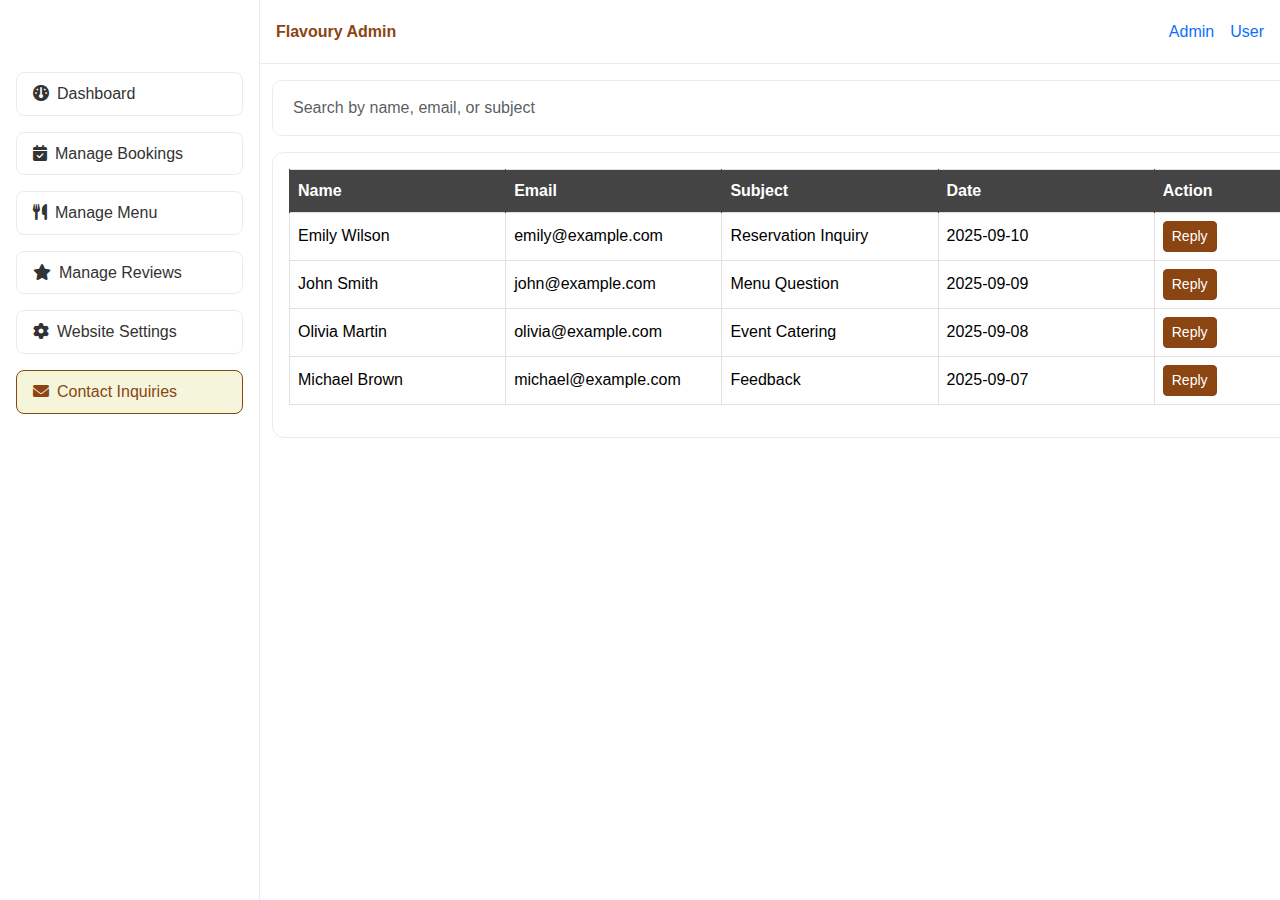
<file: admin/contact-inquiries.html>
<!DOCTYPE html>
<html lang="en">

<head>
    <meta charset="UTF-8">
    <meta name="viewport" content="width=device-width, initial-scale=1.0">
    <title>Contact Inquiries - Flavoury Admin</title>
    <link href="https://cdn.jsdelivr.net/npm/bootstrap@5.3.0/dist/css/bootstrap.min.css" rel="stylesheet">
    <link href="https://cdnjs.cloudflare.com/ajax/libs/font-awesome/6.0.0/css/all.min.css" rel="stylesheet">
    <link href="../css/style.css" rel="stylesheet">
    <link rel="stylesheet" href="css/style.css">
</head>

<body>
    <div class="admin-layout">
        <nav class="topbar">
            <button class="btn btn-outline-secondary me-3 d-lg-none" type="button" data-bs-toggle="collapse"
                data-bs-target="#sidebar" aria-controls="sidebar" aria-expanded="false" aria-label="Toggle sidebar"><i
                    class="fa-solid fa-bars"></i></button>
            <span class="fw-bold text-primary">Flavoury Admin</span>
            <div class="ms-auto d-flex align-items-center gap-3">
                <a class="text-decoration-none" href="#">Admin</a>
                <a class="text-decoration-none" href="../auth.html">User</a>
            </div>
        </nav>
        <aside class="sidebar collapse d-lg-block" id="sidebar">
            <ul class="nav flex-column">
                <li class="nav-item"><a class="nav-link" href="dashboard.html"><i
                            class="fa-solid fa-gauge me-2"></i>Dashboard</a></li>
                <li class="nav-item"><a class="nav-link" href="manage-bookings.html"><i
                            class="fa-solid fa-calendar-check me-2"></i>Manage Bookings</a></li>
                <li class="nav-item"><a class="nav-link" href="manage-menu.html"><i
                            class="fa-solid fa-utensils me-2"></i>Manage Menu</a></li>
                <li class="nav-item"><a class="nav-link" href="manage-reviews.html"><i
                            class="fa-solid fa-star me-2"></i>Manage Reviews</a></li>
                <li class="nav-item"><a class="nav-link" href="website-settings.html"><i
                            class="fa-solid fa-gear me-2"></i>Website Settings</a></li>
                <li class="nav-item"><a class="nav-link active" href="contact-inquiries.html"><i
                            class="fa-solid fa-envelope me-2"></i>Contact Inquiries</a></li>
            </ul>
        </aside>

        <main class="content container">
            <!-- Search -->
            <div class="row mb-3">
                <div class="col-12">
                    <div class="input-group search-box p-2">
                        <input type="text" class="form-control border-0"
                            placeholder="Search by name, email, or subject">
                        <button class="btn btn-outline-secondary"><i class="fa-solid fa-magnifying-glass"></i></button>
                    </div>
                </div>
            </div>

            <!-- Inquiries Table -->
            <div class="section-card">
                <div class="table-responsive">
                    <table class="table table-bordered align-middle">
                        <thead>
                            <tr>
                                <th>Name</th>
                                <th class="d-none d-lg-table-cell">Email</th>
                                <th>Subject</th>
                                <th class="d-none d-md-table-cell">Date</th>
                                <th>Action</th>
                            </tr>
                        </thead>
                        <tbody>
                            <tr>
                                <td>Emily Wilson</td>
                                <td class="d-none d-lg-table-cell">emily@example.com</td>
                                <td>Reservation Inquiry</td>
                                <td class="d-none d-md-table-cell">2025-09-10</td>
                                <td><button class="btn btn-sm btn-primary" data-bs-toggle="modal"
                                        data-bs-target="#replyModal">Reply</button></td>
                            </tr>
                            <tr>
                                <td>John Smith</td>
                                <td class="d-none d-lg-table-cell">john@example.com</td>
                                <td>Menu Question</td>
                                <td class="d-none d-md-table-cell">2025-09-09</td>
                                <td><button class="btn btn-sm btn-primary" data-bs-toggle="modal"
                                        data-bs-target="#replyModal">Reply</button></td>
                            </tr>
                            <tr>
                                <td>Olivia Martin</td>
                                <td class="d-none d-lg-table-cell">olivia@example.com</td>
                                <td>Event Catering</td>
                                <td class="d-none d-md-table-cell">2025-09-08</td>
                                <td><button class="btn btn-sm btn-primary" data-bs-toggle="modal"
                                        data-bs-target="#replyModal">Reply</button></td>
                            </tr>
                            <tr>
                                <td>Michael Brown</td>
                                <td class="d-none d-lg-table-cell">michael@example.com</td>
                                <td>Feedback</td>
                                <td class="d-none d-md-table-cell">2025-09-07</td>
                                <td><button class="btn btn-sm btn-primary" data-bs-toggle="modal"
                                        data-bs-target="#replyModal">Reply</button></td>
                            </tr>
                        </tbody>
                    </table>
                </div>
            </div>
        </main>
    </div>

    <!-- Reply Modal -->
    <div class="modal fade" id="replyModal" tabindex="-1" aria-hidden="true">
        <div class="modal-dialog modal-dialog-centered">
            <div class="modal-content">
                <div class="modal-header">
                    <h5 class="modal-title">Reply to Inquiry</h5>
                    <button type="button" class="btn-close" data-bs-dismiss="modal" aria-label="Close"></button>
                </div>

                <div class="modal-body">
                    <form id="replyForm" onsubmit="return validateReply(event)">
                        <div class="mb-3">
                            <label class="form-label fw-bold">To</label>
                            <input type="text" class="form-control" id="replyTo" placeholder="customer@example.com">
                            <span class="text-danger fw-bold" id="replyToErr"></span>
                        </div>

                        <div class="mb-3">
                            <label class="form-label fw-bold">Subject</label>
                            <input type="text" class="form-control" id="replySubject" placeholder="Re: Your inquiry">
                            <span class="text-danger fw-bold" id="replySubjectErr"></span>
                        </div>

                        <div class="mb-3">
                            <label class="form-label fw-bold">Message</label>
                            <textarea class="form-control" id="replyMessage" rows="5"
                                placeholder="Write your reply..."></textarea>
                            <span class="text-danger fw-bold" id="replyMessageErr"></span>
                        </div>
                    </form>
                </div>

                <div class="modal-footer">
                    <button type="button" class="btn btn-secondary" data-bs-dismiss="modal">Close</button>
                    <!-- IMPORTANT: use type="submit" so form onsubmit fires -->
                    <button type="submit" class="btn btn-primary" form="replyForm">Send Reply</button>
                </div>
            </div>
        </div>
    </div>

    <script src="js/replyform.js"></script>
    <script src="https://cdn.jsdelivr.net/npm/bootstrap@5.3.0/dist/js/bootstrap.bundle.min.js"></script>
</body>

</html>
</file>
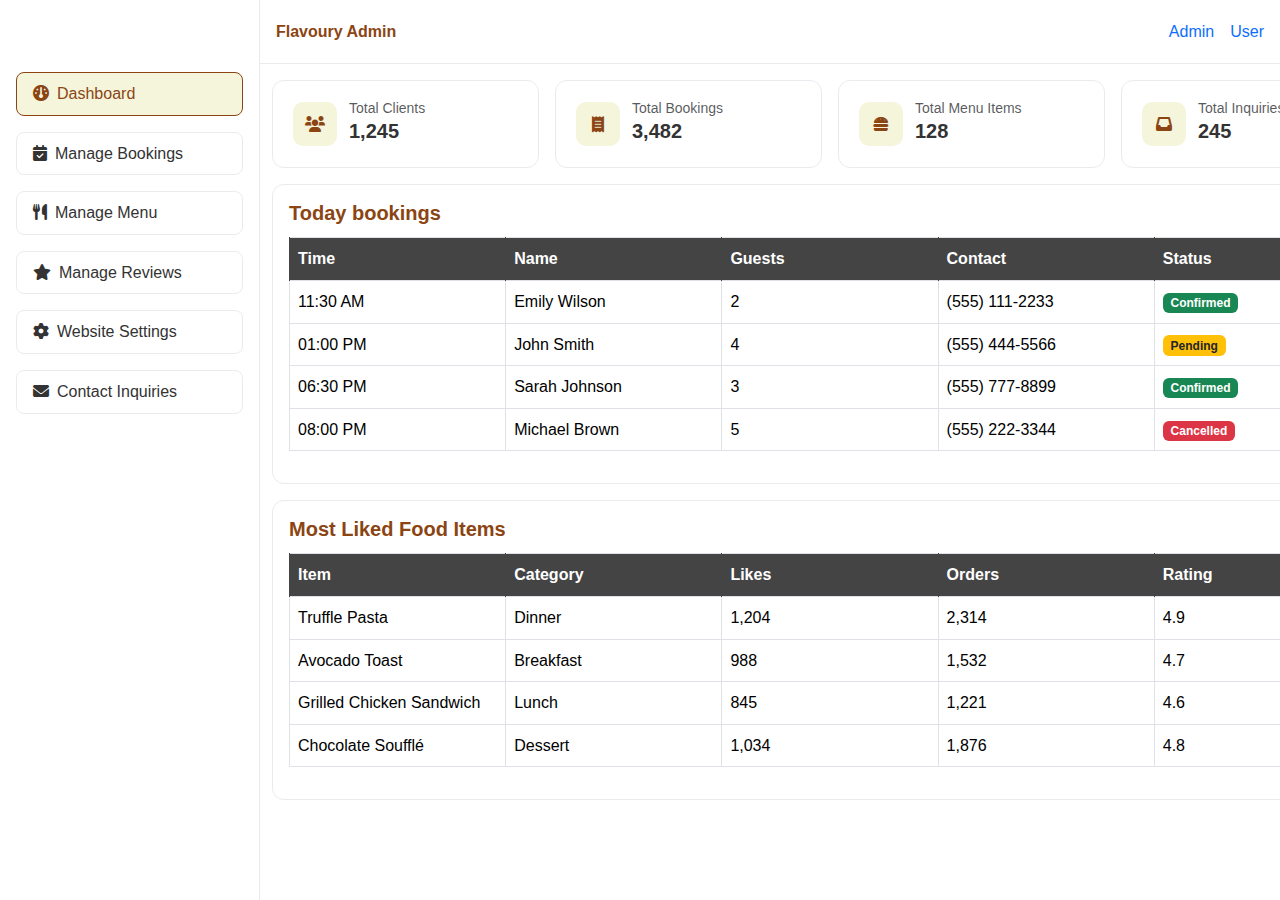
<file: admin/dashboard.html>
<!DOCTYPE html>
<html lang="en">

<head>
  <meta charset="UTF-8">
  <meta name="viewport" content="width=device-width, initial-scale=1.0">
  <title>Admin Dashboard - Flavoury</title>
  <link href="https://cdn.jsdelivr.net/npm/bootstrap@5.3.0/dist/css/bootstrap.min.css" rel="stylesheet">
  <link href="https://cdnjs.cloudflare.com/ajax/libs/font-awesome/6.0.0/css/all.min.css" rel="stylesheet">
  <link href="../css/style.css" rel="stylesheet">
  <link rel="stylesheet" href="css/style.css">
</head>

<body>
  <div class="admin-layout">
    <nav class="topbar"> <button class="btn btn-outline-secondary me-3 d-lg-none" type="button"
        data-bs-toggle="collapse" data-bs-target="#sidebar" aria-controls="sidebar" aria-expanded="false"
        aria-label="Toggle sidebar"><i class="fa-solid fa-bars"></i></button> <span
        class="fw-bold text-primary">Flavoury Admin</span>
      <div class="ms-auto d-flex align-items-center gap-3"> <a class="text-decoration-none" href="#">Admin</a> <a
          class="text-decoration-none" href="../auth.html">User</a> </div>
    </nav>
    <aside class="sidebar collapse d-lg-block" id="sidebar">
      <ul class="nav flex-column">
        <li class="nav-item"><a class="nav-link active" href=""><i class="fa-solid fa-gauge me-2"></i>Dashboard</a></li>
        <li class="nav-item"><a class="nav-link" href="manage-bookings.html""><i class=" fa-solid fa-calendar-check
            me-2"></i>Manage Bookings</a></li>
        <li class="nav-item"><a class="nav-link" href="manage-menu.html""><i class=" fa-solid fa-utensils
            me-2"></i>Manage Menu</a></li>
        <li class="nav-item"><a class="nav-link" href="manage-reviews.html""><i class=" fa-solid fa-star
            me-2"></i>Manage Reviews</a></li>
        <li class="nav-item"><a class="nav-link" href="website-settings.html""><i class=" fa-solid fa-gear
            me-2"></i>Website Settings</a></li>
        <li class="nav-item"><a class="nav-link" href="contact-inquiries.html""><i class=" fa-solid fa-envelope
            me-2"></i>Contact Inquiries</a></li>
      </ul>
    </aside>
    <main class="content container">
      <div class="row g-3 mb-3">
        <div class="col-md-3 col-sm-6">
          <div class="stat-card">
            <div class="icon"><i class="fa-solid fa-users"></i></div>
            <div>
              <div class="small text-muted">Total Clients</div>
              <div class="h5 fw-bold">1,245</div>
            </div>
          </div>
        </div>
        <div class="col-md-3 col-sm-6">
          <div class="stat-card">
            <div class="icon"><i class="fa-solid fa-receipt"></i></div>
            <div>
              <div class="small text-muted">Total Bookings</div>
              <div class="h5 fw-bold">3,482</div>
            </div>
          </div>
        </div>
        <div class="col-md-3 col-sm-6">
          <div class="stat-card">
            <div class="icon"><i class="fa-solid fa-burger"></i></div>
            <div>
              <div class="small text-muted">Total Menu Items</div>
              <div class="h5 fw-bold">128</div>
            </div>
          </div>
        </div>
        <div class="col-md-3 col-sm-6">
          <div class="stat-card">
            <div class="icon"><i class="fa-solid fa-inbox"></i></div>
            <div>
              <div class="small text-muted">Total Inquiries</div>
              <div class="h5 fw-bold">245</div>
            </div>
          </div>
        </div>
      </div>
      <div class="section-card mb-3">
        <h5 class="section-title">Today bookings</h5>
        <div class="table-responsive">
          <table class="table table-bordered align-middle">
            <thead>
              <tr>
                <th>Time</th>
                <th>Name</th>
                <th>Guests</th>
                <th>Contact</th>
                <th>Status</th>
              </tr>
            </thead>
            <tbody>
              <tr>
                <td>11:30 AM</td>
                <td>Emily Wilson</td>
                <td>2</td>
                <td>(555) 111-2233</td>
                <td><span class="badge bg-success">Confirmed</span></td>
              </tr>
              <tr>
                <td>01:00 PM</td>
                <td>John Smith</td>
                <td>4</td>
                <td>(555) 444-5566</td>
                <td><span class="badge bg-warning text-dark">Pending</span></td>
              </tr>
              <tr>
                <td>06:30 PM</td>
                <td>Sarah Johnson</td>
                <td>3</td>
                <td>(555) 777-8899</td>
                <td><span class="badge bg-success">Confirmed</span></td>
              </tr>
              <tr>
                <td>08:00 PM</td>
                <td>Michael Brown</td>
                <td>5</td>
                <td>(555) 222-3344</td>
                <td><span class="badge bg-danger">Cancelled</span></td>
              </tr>
            </tbody>
          </table>
        </div>
      </div>
      <div class="section-card">
        <h5 class="section-title">Most Liked Food Items</h5>
        <div class="table-responsive">
          <table class="table table-bordered align-middle">
            <thead>
              <tr>
                <th>Item</th>
                <th>Category</th>
                <th>Likes</th>
                <th>Orders</th>
                <th>Rating</th>
              </tr>
            </thead>
            <tbody>
              <tr>
                <td>Truffle Pasta</td>
                <td>Dinner</td>
                <td>1,204</td>
                <td>2,314</td>
                <td>4.9</td>
              </tr>
              <tr>
                <td>Avocado Toast</td>
                <td>Breakfast</td>
                <td>988</td>
                <td>1,532</td>
                <td>4.7</td>
              </tr>
              <tr>
                <td>Grilled Chicken Sandwich</td>
                <td>Lunch</td>
                <td>845</td>
                <td>1,221</td>
                <td>4.6</td>
              </tr>
              <tr>
                <td>Chocolate Soufflé</td>
                <td>Dessert</td>
                <td>1,034</td>
                <td>1,876</td>
                <td>4.8</td>
              </tr>
            </tbody>
          </table>
        </div>
      </div>
    </main>
  </div>
  <script src="https://cdn.jsdelivr.net/npm/bootstrap@5.3.0/dist/js/bootstrap.bundle.min.js"></script>
</body>

</html>
</file>
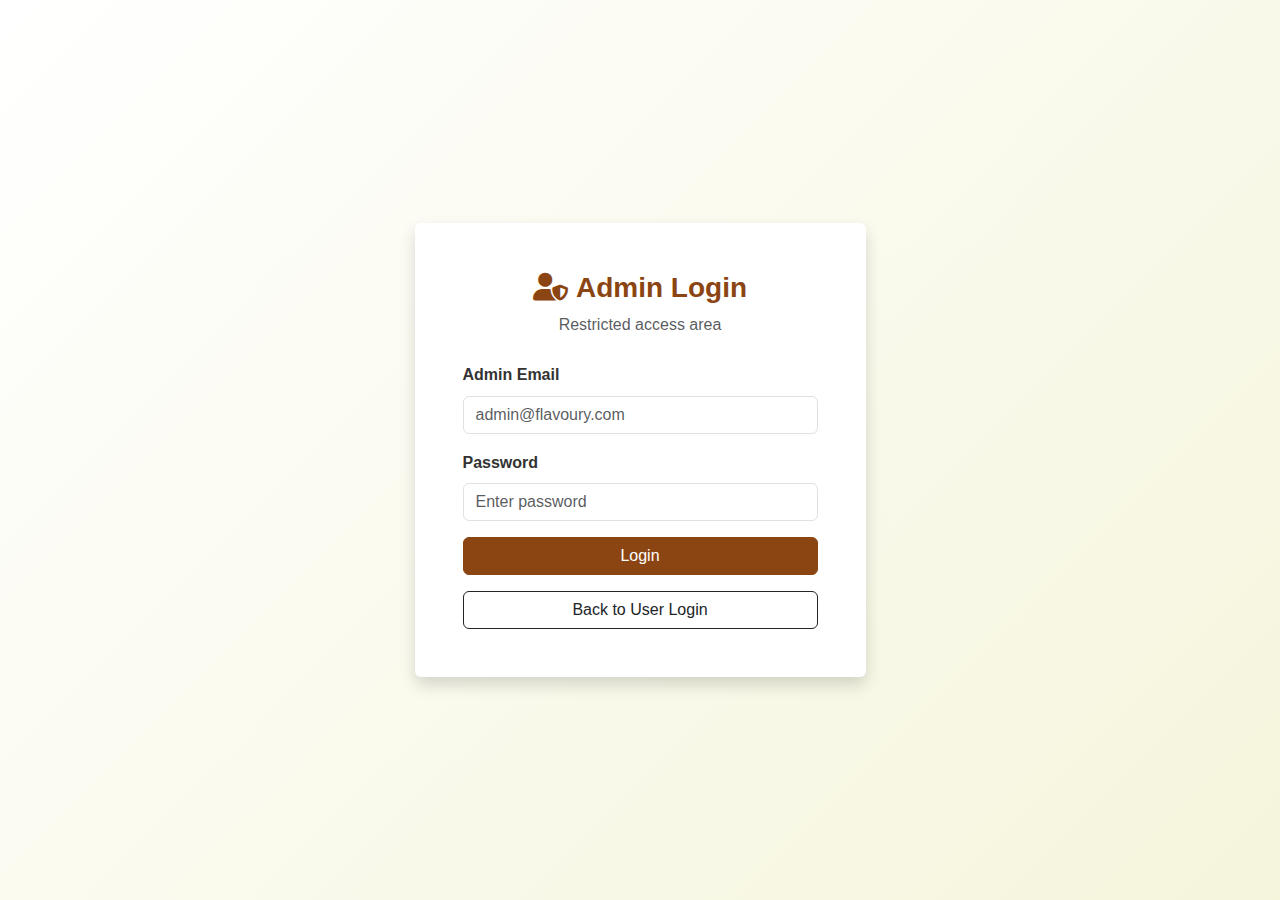
<file: admin/login.html>
<!DOCTYPE html>
<html lang="en">

<head>
    <meta charset="UTF-8">
    <meta name="viewport" content="width=device-width, initial-scale=1.0">
    <title>Admin Login - Flavoury</title>
    <link href="https://cdn.jsdelivr.net/npm/bootstrap@5.3.0/dist/css/bootstrap.min.css" rel="stylesheet">
    <link href="https://cdnjs.cloudflare.com/ajax/libs/font-awesome/6.0.0/css/all.min.css" rel="stylesheet">
    <link href="../css/style.css" rel="stylesheet">
</head>

<body>
    <section class="min-vh-100 d-flex align-items-center justify-content-center"
        style="background: linear-gradient(135deg, #fff 0%, var(--light-color) 100%);">
        <div class="container">
            <div class="row justify-content-center">
                <div class="col-md-6 col-lg-5">
                    <div class="auth-card bg-white p-4 p-md-5 rounded shadow">
                        <div class="text-center mb-4">
                            <h1 class="h3 fw-bold text-primary mb-2"><i class="fa-solid fa-user-shield me-2"></i>Admin
                                Login</h1>
                            <p class="text-muted">Restricted access area</p>
                        </div>
                        <form class="auth-form" id="adminForm" action="dashboard.html"
                            onsubmit="return validateAdmin()">
                            <div class="mb-3">
                                <label class="form-label fw-bold" for="adminEmail">Admin Email</label>
                                <input type="text" class="form-control" id="adminEmail"
                                    placeholder="admin@flavoury.com">
                                <span class="text-danger fw-bold" id="adminEmailErr"></span>
                            </div>

                            <div class="mb-3">
                                <label class="form-label fw-bold" for="adminPassword">Password</label>
                                <input type="password" class="form-control" id="adminPassword"
                                    placeholder="Enter password">
                                <span class="text-danger fw-bold" id="adminPassErr"></span>
                            </div>

                            <button type="submit" class="btn btn-primary w-100">Login</button>
                            <a href="../auth.html" class="btn btn-outline-dark w-100 mt-3">Back to User Login</a>
                        </form>
                    </div>
                </div>
            </div>
        </div>
    </section>

    <script src="js/login.js"></script>
    <script src="https://cdn.jsdelivr.net/npm/bootstrap@5.3.0/dist/js/bootstrap.bundle.min.js"></script>
</body>

</html>
</file>
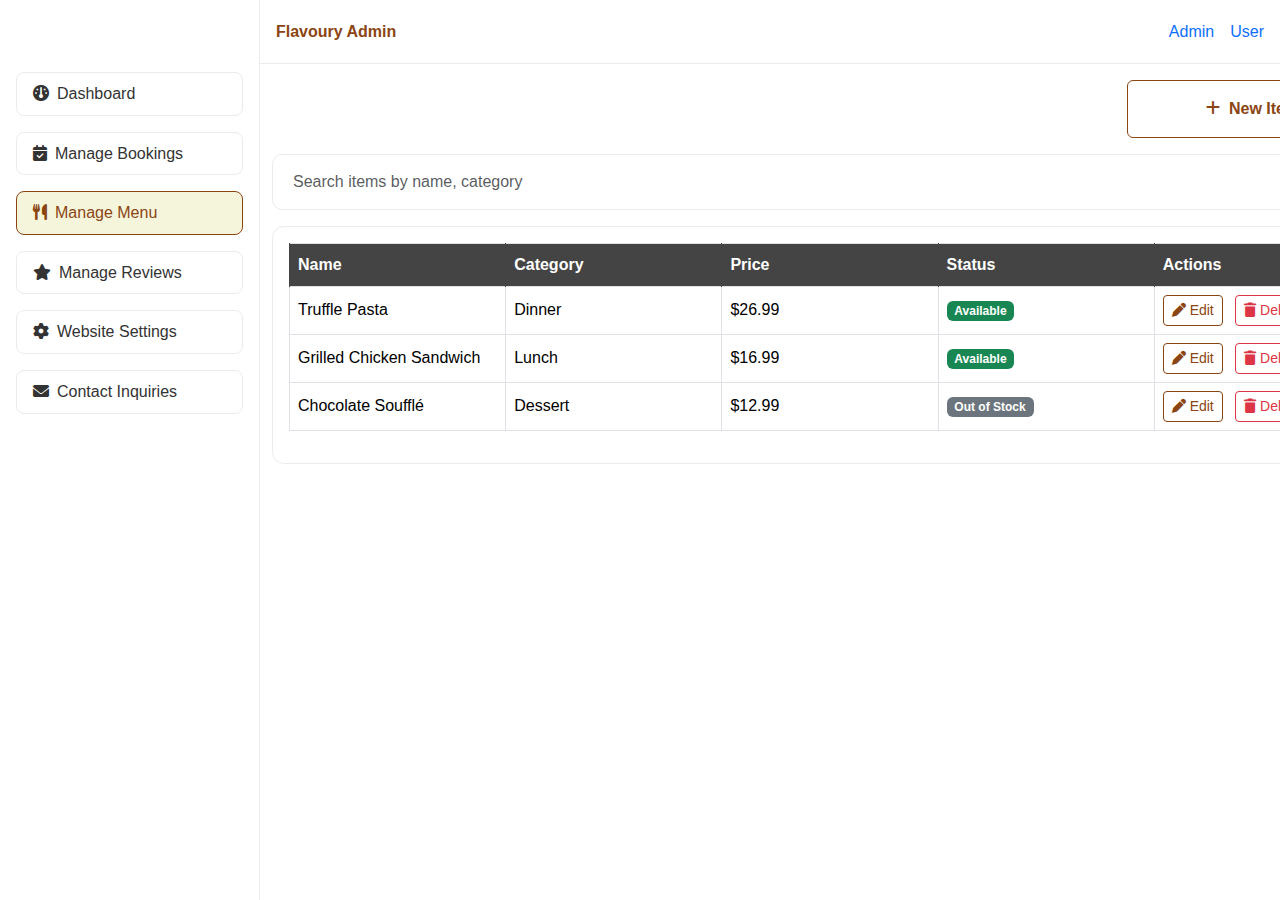
<file: admin/manage-menu.html>
<!DOCTYPE html>
<html lang="en">

<head>
    <meta charset="UTF-8">
    <meta name="viewport" content="width=device-width, initial-scale=1.0">
    <title>Manage Menu - Flavoury Admin</title>
    <link href="https://cdn.jsdelivr.net/npm/bootstrap@5.3.0/dist/css/bootstrap.min.css" rel="stylesheet">
    <link href="https://cdnjs.cloudflare.com/ajax/libs/font-awesome/6.0.0/css/all.min.css" rel="stylesheet">
    <link href="../css/style.css" rel="stylesheet">
    <link rel="stylesheet" href="css/style.css">
</head>

<body>
    <div class="admin-layout">
        <nav class="topbar">
            <button class="btn btn-outline-secondary me-3 d-lg-none" type="button" data-bs-toggle="collapse"
                data-bs-target="#sidebar" aria-controls="sidebar" aria-expanded="false" aria-label="Toggle sidebar"><i
                    class="fa-solid fa-bars"></i></button>
            <span class="fw-bold text-primary">Flavoury Admin</span>
            <div class="ms-auto d-flex align-items-center gap-3">
                <a class="text-decoration-none" href="#">Admin</a>
                <a class="text-decoration-none" href="../auth.html">User</a>
            </div>
        </nav>
        <aside class="sidebar collapse d-lg-block" id="sidebar">
            <ul class="nav flex-column">
                <li class="nav-item"><a class="nav-link" href="dashboard.html"><i
                            class="fa-solid fa-gauge me-2"></i>Dashboard</a></li>
                <li class="nav-item"><a class="nav-link" href="manage-bookings.html"><i
                            class="fa-solid fa-calendar-check me-2"></i>Manage Bookings</a></li>
                <li class="nav-item"><a class="nav-link active" href="manage-menu.html"><i
                            class="fa-solid fa-utensils me-2"></i>Manage Menu</a></li>
                <li class="nav-item"><a class="nav-link" href="manage-reviews.html"><i
                            class="fa-solid fa-star me-2"></i>Manage Reviews</a></li>
                <li class="nav-item"><a class="nav-link" href="website-settings.html"><i
                            class="fa-solid fa-gear me-2"></i>Website Settings</a></li>
                <li class="nav-item"><a class="nav-link" href="contact-inquiries.html"><i
                            class="fa-solid fa-envelope me-2"></i>Contact Inquiries</a></li>
            </ul>
        </aside>

        <main class="content container page-container">
            <div class="row mb-3">
                <div class="col-md-3 d-flex justify-content-end ms-auto">
                    <button class="btn btn-outline-primary w-100 py-3 fw-semibold" data-bs-toggle="modal"
                        data-bs-target="#addItemModal">
                        <i class="fa-solid fa-plus me-2"></i>New Item !
                    </button>
                </div>
            </div>

            <div class="row mb-3">
                <div class="col-12">
                    <div class="input-group search-box p-2">
                        <input type="text" class="form-control border-0" placeholder="Search items by name, category">
                        <button class="btn btn-outline-secondary"><i class="fa-solid fa-magnifying-glass"></i></button>
                    </div>
                </div>
            </div>

            <div class="section-card">
                <div class="table-responsive">
                    <table class="table table-bordered align-middle">
                        <thead>
                            <tr>
                                <th>Name</th>
                                <th class="d-none d-md-table-cell">Category</th>
                                <th>Price</th>
                                <th class="d-none d-lg-table-cell">Status</th>
                                <th>Actions</th>
                            </tr>
                        </thead>
                        <tbody>
                            <tr>
                                <td>Truffle Pasta</td>
                                <td class="d-none d-md-table-cell">Dinner</td>
                                <td>$26.99</td>
                                <td class="d-none d-lg-table-cell"><span class="badge bg-success">Available</span></td>
                                <td>
                                    <button class="btn btn-sm btn-outline-primary me-2" data-bs-toggle="modal"
                                        data-bs-target="#editItemModal"><i class="fa-solid fa-pen"></i> Edit</button>
                                    <button class="btn btn-sm btn-outline-danger" data-bs-toggle="modal"
                                        data-bs-target="#deleteItemModal"><i class="fa-solid fa-trash"></i>
                                        Delete</button>
                                </td>
                            </tr>
                            <tr>
                                <td>Grilled Chicken Sandwich</td>
                                <td class="d-none d-md-table-cell">Lunch</td>
                                <td>$16.99</td>
                                <td class="d-none d-lg-table-cell"><span class="badge bg-success">Available</span></td>
                                <td>
                                    <button class="btn btn-sm btn-outline-primary me-2" data-bs-toggle="modal"
                                        data-bs-target="#editItemModal"><i class="fa-solid fa-pen"></i> Edit</button>
                                    <button class="btn btn-sm btn-outline-danger" data-bs-toggle="modal"
                                        data-bs-target="#deleteItemModal"><i class="fa-solid fa-trash"></i>
                                        Delete</button>
                                </td>
                            </tr>
                            <tr>
                                <td>Chocolate Soufflé</td>
                                <td class="d-none d-md-table-cell">Dessert</td>
                                <td>$12.99</td>
                                <td class="d-none d-lg-table-cell"><span class="badge bg-secondary">Out of Stock</span>
                                </td>
                                <td>
                                    <button class="btn btn-sm btn-outline-primary me-2" data-bs-toggle="modal"
                                        data-bs-target="#editItemModal"><i class="fa-solid fa-pen"></i> Edit</button>
                                    <button class="btn btn-sm btn-outline-danger" data-bs-toggle="modal"
                                        data-bs-target="#deleteItemModal"><i class="fa-solid fa-trash"></i>
                                        Delete</button>
                                </td>
                            </tr>
                        </tbody>
                    </table>
                </div>
            </div>
        </main>
    </div>

    <!-- Add Item Modal -->
    <div class="modal fade" id="addItemModal" tabindex="-1" aria-hidden="true">
        <div class="modal-dialog modal-lg modal-dialog-centered">
            <div class="modal-content">
                <div class="modal-header">
                    <h5 class="modal-title">Add New Menu Item</h5>
                    <button type="button" class="btn-close" data-bs-dismiss="modal" aria-label="Close"></button>
                </div>

                <div class="modal-body">
                    <form id="addItemForm" onsubmit="return validateModalItem()">
                        <div class="row g-3">
                            <div class="col-md-6">
                                <label class="form-label fw-bold">Item Name</label>
                                <input type="text" class="form-control" id="modalItemName"
                                    placeholder="e.g., Truffle Pasta">
                                <span class="text-danger fw-bold" id="modalItemNameErr"></span>
                            </div>

                            <div class="col-md-6">
                                <label class="form-label fw-bold">Category</label>
                                <select class="form-select" id="modalCategory">
                                    <option value="">Select category</option>
                                    <option>Breakfast</option>
                                    <option>Lunch</option>
                                    <option>Dinner</option>
                                    <option>Dessert</option>
                                </select>
                                <span class="text-danger fw-bold" id="modalCategoryErr"></span>
                            </div>

                            <div class="col-md-4">
                                <label class="form-label fw-bold">Price</label>
                                <input type="number" step="0.01" class="form-control" id="modalPrice"
                                    placeholder="0.00">
                                <span class="text-danger fw-bold" id="modalPriceErr"></span>
                            </div>

                            <div class="col-md-4">
                                <label class="form-label fw-bold">Status</label>
                                <select class="form-select" id="modalStatus">
                                    <option value="">Select status</option>
                                    <option>Available</option>
                                    <option>Out of Stock</option>
                                </select>
                                <span class="text-danger fw-bold" id="modalStatusErr"></span>
                            </div>

                            <div class="col-md-4">
                                <label class="form-label fw-bold">Image URL</label>
                                <input type="text" class="form-control" id="modalImage" placeholder="https://...">
                                <span class="text-danger fw-bold" id="modalImageErr"></span>
                            </div>

                            <div class="col-12">
                                <label class="form-label fw-bold">Description</label>
                                <textarea class="form-control" id="modalDesc" rows="3"
                                    placeholder="Short description..."></textarea>
                                <span class="text-danger fw-bold" id="modalDescErr"></span>
                            </div>
                        </div>

                        <div class="modal-footer mt-3">
                            <button type="button" class="btn btn-secondary" data-bs-dismiss="modal">Cancel</button>
                            <button type="submit" class="btn btn-primary">Save Item</button>
                        </div>
                    </form>
                </div>
            </div>
        </div>
    </div>


    <!-- Edit Item Modal -->
    <div class="modal fade" id="editItemModal" tabindex="-1" aria-hidden="true">
        <div class="modal-dialog modal-lg modal-dialog-centered">
            <div class="modal-content">
                <div class="modal-header">
                    <h5 class="modal-title">Edit Menu Item</h5>
                    <button type="button" class="btn-close" data-bs-dismiss="modal" aria-label="Close"></button>
                </div>
                <div class="modal-body">
                    <form>
                        <div class="row g-3">
                            <div class="col-md-6">
                                <label class="form-label fw-bold">Item Name</label>
                                <input type="text" class="form-control" value="Truffle Pasta">
                            </div>
                            <div class="col-md-6">
                                <label class="form-label fw-bold">Category</label>
                                <select class="form-select">
                                    <option>Dinner</option>
                                    <option>Lunch</option>
                                    <option>Breakfast</option>
                                    <option>Dessert</option>
                                </select>
                            </div>
                            <div class="col-md-4">
                                <label class="form-label fw-bold">Price</label>
                                <input type="number" step="0.01" class="form-control" value="26.99">
                            </div>
                            <div class="col-md-4">
                                <label class="form-label fw-bold">Status</label>
                                <select class="form-select">
                                    <option>Available</option>
                                    <option>Out of Stock</option>
                                </select>
                            </div>
                            <div class="col-md-4">
                                <label class="form-label fw-bold">Image URL</label>
                                <input type="url" class="form-control" placeholder="https://...">
                            </div>
                            <div class="col-12">
                                <label class="form-label fw-bold">Description</label>
                                <textarea class="form-control"
                                    rows="3">Handmade pasta with black truffle and parmesan.</textarea>
                            </div>
                        </div>
                    </form>
                </div>
                <div class="modal-footer">
                    <button type="button" class="btn btn-secondary" data-bs-dismiss="modal">Cancel</button>
                    <button type="button" class="btn btn-primary">Save Changes</button>
                </div>
            </div>
        </div>
    </div>

    <!-- Delete Confirm Modal -->
    <div class="modal fade" id="deleteItemModal" tabindex="-1" aria-hidden="true">
        <div class="modal-dialog modal-dialog-centered">
            <div class="modal-content">
                <div class="modal-header">
                    <h5 class="modal-title text-danger"><i class="fa-solid fa-triangle-exclamation me-2"></i>Delete Item
                    </h5>
                    <button type="button" class="btn-close" data-bs-dismiss="modal" aria-label="Close"></button>
                </div>
                <div class="modal-body">
                    Are you sure you want to delete this menu item? This action cannot be undone.
                </div>
                <div class="modal-footer">
                    <button type="button" class="btn btn-secondary" data-bs-dismiss="modal">Cancel</button>
                    <button type="button" class="btn btn-danger">Delete</button>
                </div>
            </div>
        </div>
    </div>

    <script src="js/menu.js"></script>

    <script src="https://cdn.jsdelivr.net/npm/bootstrap@5.3.0/dist/js/bootstrap.bundle.min.js"></script>
</body>

</html>
</file>
<file: css/style.css>
/* Flavoury Website Styles */

:root {
    --primary-color: #8B4513;
    --secondary-color: #D2691E;
    --accent-color: #F4A460;
    --dark-color: #2C1810;
    --light-color: #F5F5DC;
    --text-dark: #333;
    --text-light: #666;
}

/* Global Styles */
body {
    font-family: 'Segoe UI', Tahoma, Geneva, Verdana, sans-serif;
    line-height: 1.6;
    color: var(--text-dark);
}

.bg-primary {
    background-color: var(--primary-color) !important;
}

.text-primary {
    color: var(--primary-color) !important;
}

.btn-primary {
    background-color: var(--primary-color);
    border-color: var(--primary-color);
}

.btn-primary:hover {
    background-color: var(--secondary-color);
    border-color: var(--secondary-color);
}

.btn-outline-primary {
    color: var(--primary-color);
    border-color: var(--primary-color);
}

.btn-outline-primary:hover {
    background-color: var(--primary-color);
    border-color: var(--primary-color);
}

/* Header Styles */
.navbar-brand {
    color: white !important;
    font-size: 2rem;
}

.navbar-nav .nav-link {
    color: white !important;
    font-weight: 500;
    margin: 0 10px;
    transition: color 0.3s ease;
}

.navbar-nav .nav-link:hover,
.navbar-nav .nav-link.active {
    color: var(--accent-color) !important;
}

/* Hero Section */
.hero-section {
    background: linear-gradient(135deg, var(--light-color) 0%, #ffffff 100%);
    min-height: 80vh;
    display: flex;
    align-items: center;
}

.hero-content h1 {
    font-size: 3.5rem;
    margin-bottom: 1.5rem;
}

.hero-image img {
    border-radius: 15px;
    box-shadow: 0 10px 30px rgba(0,0,0,0.1);
}

/* Services Section */
.services-section {
    background-color: var(--light-color);
}

.service-card {
    transition: transform 0.3s ease, box-shadow 0.3s ease;
    border: none;
    height: 100%;
}

.service-card:hover {
    transform: translateY(-5px);
    box-shadow: 0 15px 40px rgba(0,0,0,0.15) !important;
}

.service-icon {
    color: var(--primary-color);
}

/* Taste Section */
.taste-section {
    background: linear-gradient(135deg, #ffffff 0%, var(--light-color) 100%);
}

.taste-image img {
    border-radius: 15px;
    box-shadow: 0 10px 30px rgba(0,0,0,0.1);
}

/* Teams Section */
.teams-section {
    background-color: var(--light-color);
}

.team-member {
    transition: transform 0.3s ease;
}

.team-member:hover {
    transform: translateY(-5px);
}

.team-photo img {
    transition: transform 0.3s ease;
}

.team-photo:hover img {
    transform: scale(1.05);
}

/* Reviews Section */
.reviews-section {
    background: linear-gradient(135deg, var(--light-color) 0%, #ffffff 100%);
}

.review-card {
    border: none;
    transition: transform 0.3s ease, box-shadow 0.3s ease;
}

.review-card:hover {
    transform: translateY(-5px);
    box-shadow: 0 15px 40px rgba(0,0,0,0.15) !important;
}

.reviewer-avatar img {
    border: 3px solid var(--primary-color);
}

/* Footer */
.footer {
    background-color: var(--dark-color) !important;
}

.footer a {
    transition: color 0.3s ease;
}

.footer a:hover {
    color: var(--accent-color) !important;
}

.social-links a {
    display: inline-block;
    width: 40px;
    height: 40px;
    background-color: var(--primary-color);
    color: white;
    text-align: center;
    line-height: 40px;
    border-radius: 50%;
    transition: all 0.3s ease;
    margin-right: 10px;
}

.social-links a:hover {
    background-color: var(--accent-color);
    transform: translateY(-2px);
}

/* Carousel Controls */
.carousel-controls .btn {
    border-radius: 50%;
    width: 40px;
    height: 40px;
    display: inline-flex;
    align-items: center;
    justify-content: center;
}

/* Responsive Design */
@media (max-width: 768px) {
    .hero-content h1 {
        font-size: 2.5rem;
    }
    
    .display-5 {
        font-size: 2rem;
    }
    
    .hero-section {
        min-height: 60vh;
    }
    
    .team-photo img {
        width: 150px !important;
        height: 150px !important;
    }
}

@media (max-width: 576px) {
    .hero-content h1 {
        font-size: 2rem;
    }
    
    .display-5 {
        font-size: 1.75rem;
    }
    
    .navbar-brand {
        font-size: 1.5rem;
    }
}

/* Animation Classes */
.fade-in {
    animation: fadeIn 1s ease-in;
}

@keyframes fadeIn {
    from {
        opacity: 0;
        transform: translateY(20px);
    }
    to {
        opacity: 1;
        transform: translateY(0);
    }
}

.slide-in-left {
    animation: slideInLeft 1s ease-out;
}

@keyframes slideInLeft {
    from {
        opacity: 0;
        transform: translateX(-50px);
    }
    to {
        opacity: 1;
        transform: translateX(0);
    }
}

.slide-in-right {
    animation: slideInRight 1s ease-out;
}

@keyframes slideInRight {
    from {
        opacity: 0;
        transform: translateX(50px);
    }
    to {
        opacity: 1;
        transform: translateX(0);
    }
}

/* About Page Styles */
.about-hero-section {
    background: linear-gradient(135deg, var(--light-color) 0%, #ffffff 100%);
}

.hero-banner {
    position: relative;
    overflow: hidden;
    border-radius: 15px;
}

.hero-overlay {
    background: rgba(0, 0, 0, 0.4);
    padding: 2rem;
    border-radius: 10px;
}

.discover-section {
    background: linear-gradient(135deg, #ffffff 0%, var(--light-color) 100%);
}

.discover-image img {
    border-radius: 15px;
    box-shadow: 0 10px 30px rgba(0,0,0,0.1);
}

.team-member-card {
    transition: transform 0.3s ease, box-shadow 0.3s ease;
    border: none;
    height: 100%;
}

.team-member-card:hover {
    transform: translateY(-5px);
    box-shadow: 0 15px 40px rgba(0,0,0,0.15) !important;
}

.team-member-card .team-photo img {
    transition: transform 0.3s ease;
}

.team-member-card:hover .team-photo img {
    transform: scale(1.05);
}

.our-story-section {
    background: linear-gradient(135deg, var(--light-color) 0%, #ffffff 100%);
}

.story-stat {
    padding: 2rem 1rem;
    background: white;
    border-radius: 15px;
    box-shadow: 0 5px 20px rgba(0,0,0,0.1);
    transition: transform 0.3s ease;
}

.story-stat:hover {
    transform: translateY(-5px);
}

/* Contact Page Styles */
.contact-hero-section {
    background: linear-gradient(135deg, var(--light-color) 0%, #ffffff 100%);
}

.locations-section {
    background: linear-gradient(135deg, #ffffff 0%, var(--light-color) 100%);
}

.contact-item {
    background: white;
    padding: 2rem;
    border-radius: 15px;
    box-shadow: 0 5px 20px rgba(0,0,0,0.1);
    transition: transform 0.3s ease;
}

.contact-item:hover {
    transform: translateY(-5px);
}

.map-placeholder {
    border: 2px dashed var(--primary-color);
    transition: all 0.3s ease;
}

.map-placeholder:hover {
    border-color: var(--secondary-color);
    background-color: #f8f9fa;
}

.get-in-touch-section {
    background-color: var(--light-color);
}

.contact-image img {
    border-radius: 15px;
    box-shadow: 0 10px 30px rgba(0,0,0,0.1);
}

.contact-form-container {
    background: white;
    padding: 3rem;
    border-radius: 15px;
    box-shadow: 0 10px 30px rgba(0,0,0,0.1);
}

.contact-form .form-control {
    border: 2px solid #e9ecef;
    border-radius: 10px;
    padding: 0.75rem 1rem;
    transition: all 0.3s ease;
}

.contact-form .form-control:focus {
    border-color: var(--primary-color);
    box-shadow: 0 0 0 0.2rem rgba(139, 69, 19, 0.25);
}

.contact-methods-section {
    background: linear-gradient(135deg, var(--light-color) 0%, #ffffff 100%);
}

.contact-method {
    transition: transform 0.3s ease, box-shadow 0.3s ease;
    border: none;
    height: 100%;
}

.contact-method:hover {
    transform: translateY(-5px);
    box-shadow: 0 15px 40px rgba(0,0,0,0.15) !important;
}

.method-icon {
    color: var(--primary-color);
}

/* Services Page Styles */
.services-hero-section {
    background: linear-gradient(135deg, var(--light-color) 0%, #ffffff 100%);
}

.services-content-section {
    background: linear-gradient(135deg, #ffffff 0%, var(--light-color) 100%);
}

.service-description {
    background: white;
    padding: 3rem;
    border-radius: 15px;
    box-shadow: 0 10px 30px rgba(0,0,0,0.1);
}

.service-image img,
.service-image-large img {
    border-radius: 15px;
    box-shadow: 0 10px 30px rgba(0,0,0,0.1);
}

.feature-item {
    background: white;
    padding: 2rem;
    border-radius: 15px;
    box-shadow: 0 5px 20px rgba(0,0,0,0.1);
    transition: transform 0.3s ease;
}

.feature-item:hover {
    transform: translateY(-5px);
}

.feature-description {
    background: white;
    padding: 2rem;
    border-radius: 15px;
    box-shadow: 0 5px 20px rgba(0,0,0,0.1);
}

.detailed-services-section {
    background-color: var(--light-color);
}

.service-card {
    transition: transform 0.3s ease, box-shadow 0.3s ease;
    border: none;
}

.service-card:hover {
    transform: translateY(-5px);
    box-shadow: 0 15px 40px rgba(0,0,0,0.15) !important;
}

.cta-section {
    background: linear-gradient(135deg, var(--primary-color) 0%, var(--secondary-color) 100%);
}

/* Menu Page Styles */
.menu-hero-section {
    background: linear-gradient(135deg, var(--light-color) 0%, #ffffff 100%);
}

.food-items-section {
    background: linear-gradient(135deg, #ffffff 0%, var(--light-color) 100%);
}

.nav-tabs .nav-link {
    border: 2px solid transparent;
    border-radius: 10px;
    margin: 0 5px;
    padding: 12px 24px;
    font-weight: 600;
    color: var(--text-dark);
    background-color: white;
    transition: all 0.3s ease;
}

.nav-tabs .nav-link:hover {
    border-color: var(--primary-color);
    color: var(--primary-color);
}

.nav-tabs .nav-link.active {
    background-color: var(--primary-color);
    border-color: var(--primary-color);
    color: white;
}

.menu-item-card {
    transition: transform 0.3s ease, box-shadow 0.3s ease;
    border: none;
    height: 100%;
}

.menu-item-card:hover {
    transform: translateY(-5px);
    box-shadow: 0 15px 40px rgba(0,0,0,0.15) !important;
}

.featured-menu-section {
    background-color: var(--light-color);
}

.featured-item-card {
    transition: transform 0.3s ease, box-shadow 0.3s ease;
    height: 100%;
}

.featured-item-card:hover {
    transform: translateY(-5px);
    box-shadow: 0 15px 40px rgba(0,0,0,0.15) !important;
}

.item-image img {
    transition: transform 0.3s ease;
}

.featured-item-card:hover .item-image img {
    transform: scale(1.05);
}

.menu-cta-section {
    background: linear-gradient(135deg, var(--primary-color) 0%, var(--secondary-color) 100%);
}

/* Book Table Page Styles */
.book-hero-section {
    background: linear-gradient(135deg, var(--light-color) 0%, #ffffff 100%);
}

.booking-form-section {
    background: linear-gradient(135deg, #ffffff 0%, var(--light-color) 100%);
}

.booking-container {
    position: relative;
}

.booking-form-container {
    border-radius: 15px;
    box-shadow: 0 15px 40px rgba(0,0,0,0.1);
    transition: transform 0.3s ease;
}

.booking-form-container:hover {
    transform: translateY(-5px);
}

.booking-form .form-control {
    border: 2px solid #e9ecef;
    border-radius: 10px;
    padding: 0.75rem 1rem;
    transition: all 0.3s ease;
}

.booking-form .form-control:focus {
    border-color: var(--primary-color);
    box-shadow: 0 0 0 0.2rem rgba(139, 69, 19, 0.25);
}

.booking-form .form-label {
    color: var(--text-dark);
    margin-bottom: 0.5rem;
}

.image-gallery-section {
    background-color: var(--light-color);
}

.gallery-item {
    position: relative;
    overflow: hidden;
    border-radius: 15px;
    transition: transform 0.3s ease;
}

.gallery-item:hover {
    transform: translateY(-5px);
}

.gallery-image {
    width: 100%;
    height: 300px;
    object-fit: cover;
    transition: transform 0.3s ease;
}

.gallery-item:hover .gallery-image {
    transform: scale(1.05);
}

.restaurant-info-section {
    background: linear-gradient(135deg, var(--light-color) 0%, #ffffff 100%);
}

.info-card {
    background: white;
    border-radius: 15px;
    box-shadow: 0 5px 20px rgba(0,0,0,0.1);
    transition: transform 0.3s ease;
    height: 100%;
}

.info-card:hover {
    transform: translateY(-5px);
}

/* Utility Classes */
.text-accent {
    color: var(--accent-color) !important;
}

.bg-accent {
    background-color: var(--accent-color) !important;
}

.shadow-custom {
    box-shadow: 0 10px 30px rgba(0,0,0,0.1);
}

.border-primary {
    border-color: var(--primary-color) !important;
}

/* Form Styles */
.form-control:focus {
    border-color: var(--primary-color);
    box-shadow: 0 0 0 0.2rem rgba(139, 69, 19, 0.25);
}

/* Card Hover Effects */
.card-hover {
    transition: all 0.3s ease;
}

.card-hover:hover {
    transform: translateY(-5px);
    box-shadow: 0 15px 40px rgba(0,0,0,0.15);
}

.team-member-card .social-links a {
    color: #6c757d; /* muted gray */
    transition: color 0.3s;
  }
  .team-member-card .social-links a:hover .fa-linkedin-in { color: #0A66C2; }
  .team-member-card .social-links a:hover .fa-twitter { color: #1DA1F2; }
  .team-member-card .social-links a:hover .fa-instagram { color: #E1306C; }


  .gallery-masonry {
    column-count: 3;
    column-gap: 1rem;
  }
  .gallery-item {
    break-inside: avoid;
    margin-bottom: 1rem;
    border-radius: 12px;
    overflow: hidden;
    box-shadow: 0 4px 12px rgba(0,0,0,0.1);
  }
  .gallery-item img {
    width: 100%;
    display: block;
    border-radius: 12px;
    transition: transform 0.3s ease;
  }
  .gallery-item img:hover {
    transform: scale(1.05);
  }
  @media (max-width: 768px) {
    .gallery-masonry { column-count: 2; }
  }
  @media (max-width: 576px) {
    .gallery-masonry { column-count: 1; }
  }
</file>
<file: admin/css/style.css>
html,
body {
    overflow-x: auto;
}

.sidebar {
    width: 260px;
    background: #fff;
    border-right: 1px solid #e9ecef;
    position: fixed;
    top: 0;
    bottom: 0;
    left: 0;
    padding-top: 64px;
    z-index: 100;
}

/* Mobile sidebar behavior */
@media (max-width: 991.98px) {
    .sidebar {
        position: fixed;
        top: 64px;
        left: 0;
        right: 0;
        width: 100%;
        height: auto;
        max-height: calc(100vh - 64px);
        overflow-y: auto;
        z-index: 1000;
    }

    .sidebar.collapse:not(.show) {
        display: none;
    }

    .sidebar.collapse.show {
        display: block;
    }
}

.sidebar .nav-link {
    color: #333;
    border: 1px solid #e9ecef;
    margin: 8px 16px;
    border-radius: 8px;
}

.sidebar .nav-link.active,
.sidebar .nav-link:hover {
    background: var(--light-color);
    color: var(--primary-color);
    border-color: var(--primary-color);
}

.topbar {
    height: 64px;
    position: fixed;
    left: 260px;
    right: 0;
    top: 0;
    background: #fff;
    border-bottom: 1px solid #e9ecef;
    display: flex;
    align-items: center;
    padding: 0 16px;
    z-index: 10;
}

.content {
    margin-left: 260px;
    padding-top: 80px;
    padding-bottom: 24px;
    min-width: 0;
    /* allow children to shrink without causing horizontal scroll */
    overflow-x: visible;
}

.stat-card {
    border: 1px solid #e9ecef;
    border-radius: 12px;
    background: #fff;
    padding: 16px 20px;
    display: flex;
    align-items: center;
    gap: 12px;
}

.stat-card .icon {
    width: 44px;
    height: 44px;
    border-radius: 10px;
    display: grid;
    place-items: center;
    background: var(--light-color);
    color: var(--primary-color);
}

.section-card {
    border: 1px solid #e9ecef;
    border-radius: 12px;
    background: #fff;
    padding: 16px;
}

.section-title {
    font-weight: 700;
    color: var(--primary-color);
    margin-bottom: 12px;
}

.table thead th {
    background: #444;
    color: #fff;
    border-color: #444;
}

.table> :not(caption)>*>* {
    vertical-align: middle;
}

/* Admin shared utilities */
.page-container {
    padding-top: 80px;
}

.search-box {
    border: 1px solid #e9ecef;
    border-radius: 10px;
}

/* Make admin tables fit container without horizontal scroll */
.section-card .table {
    table-layout: fixed;
    width: 100%;
}

.section-card .table-responsive {
    overflow-x: auto;
    /* confine horizontal scroll to table wrapper */
}

.section-card th,
.section-card td {
    white-space: normal;
    word-break: break-word;
}

@media (max-width: 576px) {

    .section-card th,
    .section-card td {
        padding: .5rem .5rem;
        font-size: .875rem;
    }
}

@media (max-width: 992px) {
    .sidebar {
        left: -260px;
    }

    .sidebar.show {
        left: 0;
    }

    .topbar {
        left: 0;
    }

    .content {
        margin-left: 0;
        overflow-x: visible;
    }
}
</file>
